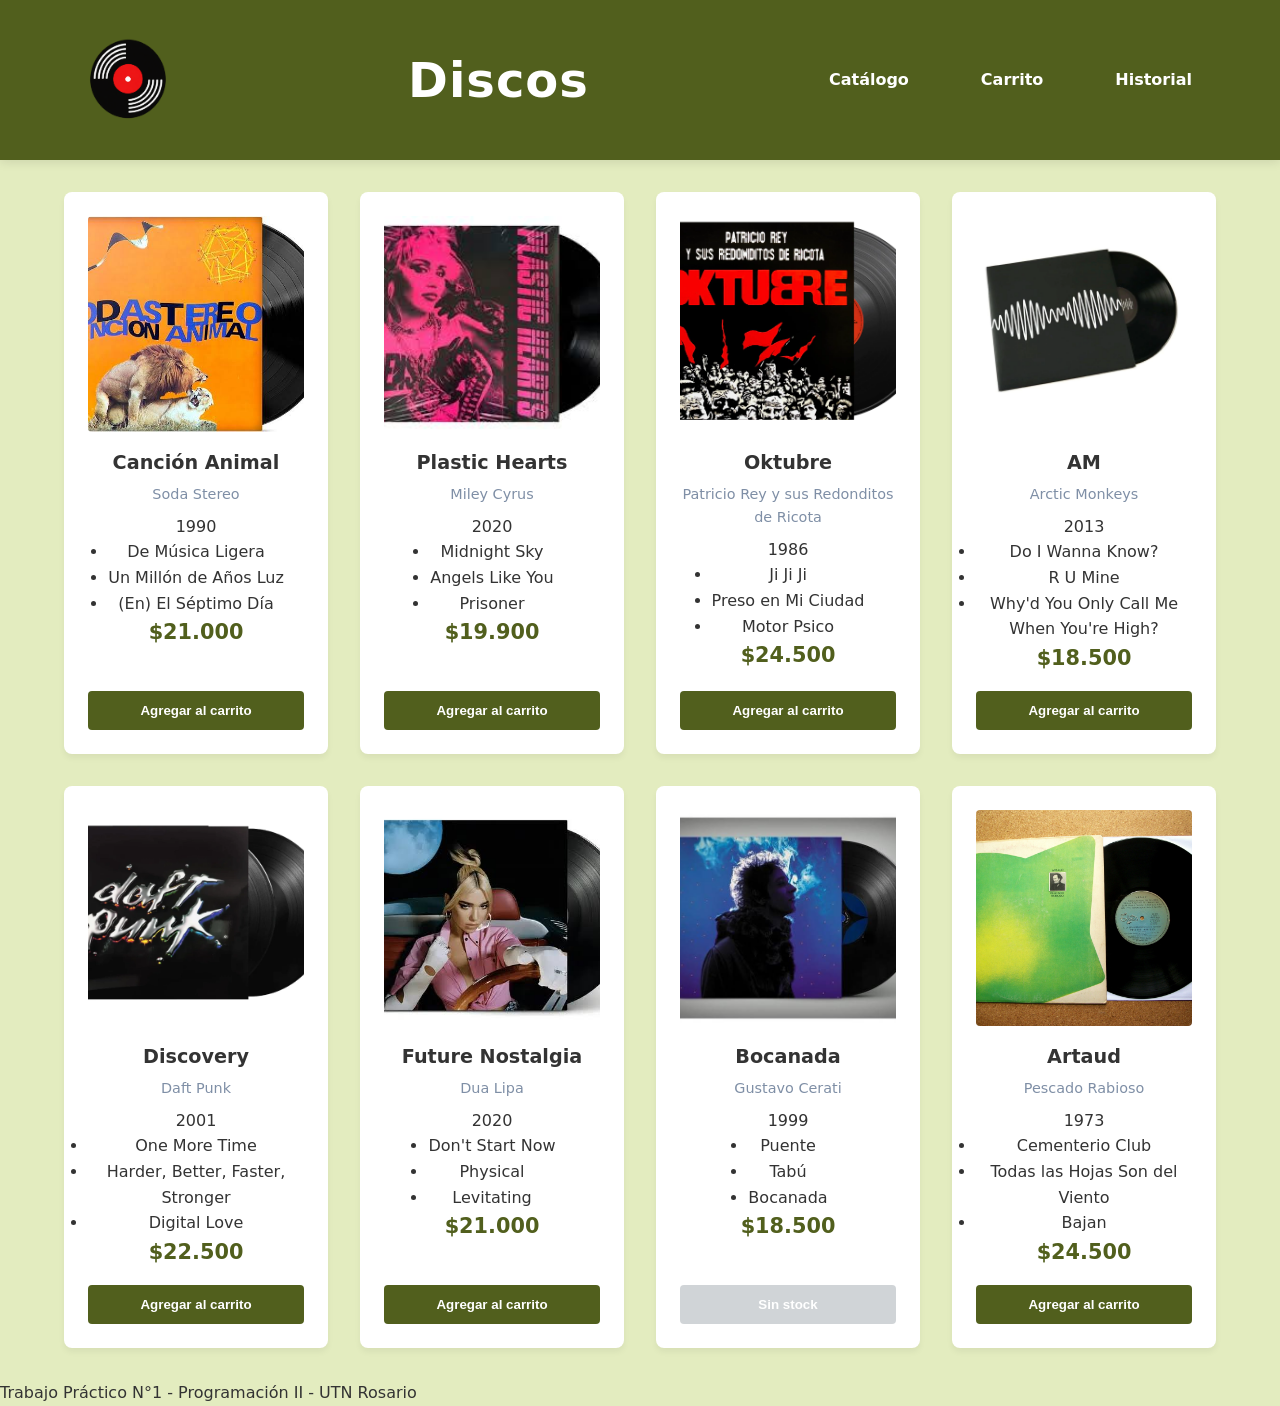
<file: index.html>
<!DOCTYPE html>
<html lang="es">
<head>
  <meta charset="UTF-8">
  <meta name="viewport" content="width=device-width, initial-scale=1.0">
  <title>Catálogo de discos</title>
  <link rel="icon" href="favicon.ico">
  <link rel="stylesheet" href="styles.css">
</head>
<body>

  <header>
    <img src="imagenes/logo.png" alt="Logo de la página" class="logo" width="128" height="128">
    <h1>Discos</h1>
    <button class="btn-hamburguesa">☰</button>
    <nav>
      <ul id="menu-lista">
        <li><a href="index.html">Catálogo</a></li>
        <li><a href="carrito.html">Carrito</a></li>
        <li><a href="historial.html">Historial</a></li>
      </ul>
    </nav>
  </header>

  <main>
    <section class="catalogo">

      <article class="producto" data-id="1">
        <img src="imagenes/cancion-animal.jpg" alt="Tapa del disco Canción Animal de Soda Stereo">
        <h2>Canción Animal</h2>
        <p class="artista">Soda Stereo</p>
        <p class="anio">1990</p>
        <ul class="canciones">
          <li>De Música Ligera</li>
          <li>Un Millón de Años Luz</li>
          <li>(En) El Séptimo Día</li>
        </ul>
        <p class="precio">$21.000</p>
        <button class="agregar" data-id="1">Agregar al carrito</button>
      </article>

      <article class="producto" data-id="2">
        <img src="imagenes/plastic-hearts.jpg" alt="Tapa del disco Plastic Hearts de Miley Cyrus">
        <h2>Plastic Hearts</h2>
        <p class="artista">Miley Cyrus</p>
        <p class="anio">2020</p>
        <ul class="canciones">
          <li>Midnight Sky</li>
          <li>Angels Like You</li>
          <li>Prisoner</li>
        </ul> 
        <p class="precio">$19.900</p>
        <button class="agregar" data-id="2">Agregar al carrito</button>
      </article>

      <article class="producto" data-id="3">
        <img src="imagenes/oktubre.jpg" alt="Tapa del disco Oktubre de Patricio Rey y sus Redonditos de Ricota">
        <h2>Oktubre</h2>
        <p class="artista">Patricio Rey y sus Redonditos de Ricota</p>
        <p class="anio">1986</p>
        <ul class="canciones">
          <li>Ji Ji Ji</li>
          <li>Preso en Mi Ciudad</li>
          <li>Motor Psico</li>
        </ul>
        <p class="precio">$24.500</p>
        <button class="agregar" data-id="3">Agregar al carrito</button>
      </article>

      <article class="producto" data-id="4">
        <img src="imagenes/am.jpg" alt="Tapa del disco AM de Arctic Monkeys">
        <h2>AM</h2>
        <p class="artista">Arctic Monkeys</p>
        <p class="anio">2013</p>
        <ul class="canciones">
          <li>Do I Wanna Know?</li>
          <li>R U Mine</li>
          <li>Why'd You Only Call Me When You're High?</li>
        </ul>
        <p class="precio">$18.500</p>
        <button class="agregar" data-id="4">Agregar al carrito</button>
      </article>

      <article class="producto" data-id="5">
        <img src="imagenes/discovery.jpg" alt="Tapa del disco Discovery de Daft Punk">
        <h2>Discovery</h2>
        <p class="artista">Daft Punk</p>
        <p class="anio">2001</p>
        <ul class="canciones">
          <li>One More Time</li>
          <li>Harder, Better, Faster, Stronger</li>
          <li>Digital Love</li>
        </ul>
        <p class="precio">$22.500</p>
        <button class="agregar" data-id="5">Agregar al carrito</button>
      </article>

      <article class="producto" data-id="6">
        <img src="imagenes/future-nostalgia.jpg" alt="Tapa del disco Future Nostalgia de Dua Lipa">
        <h2>Future Nostalgia</h2>
        <p class="artista">Dua Lipa</p>
        <p class="anio">2020</p>
        <ul class="canciones">
          <li>Don't Start Now</li>
          <li>Physical</li>
          <li>Levitating</li>
        </ul>
        <p class="precio">$21.000</p>
        <button class="agregar" data-id="6">Agregar al carrito</button>
      </article>

      <article class="producto" data-id="7">
        <img src="imagenes/bocanada.jpg" alt="Tapa del disco Bocanada de Gustavo Cerati">
        <h2>Bocanada</h2>
        <p class="artista">Gustavo Cerati</p>
        <p class="anio">1999</p>
        <ul class="canciones">
          <li>Puente</li>
          <li>Tabú</li>
          <li>Bocanada</li>
        </ul>
        <p class="precio">$18.500</p>
        <button class="agregar" data-id="7" disabled>Sin stock</button>
      </article>

      <article class="producto" data-id="8">
        <img src="imagenes/artaud.jpg" alt="Tapa del disco Artaud de Pescado Rabioso">
        <h2>Artaud</h2>
        <p class="artista">Pescado Rabioso</p>
        <p class="anio">1973</p>
        <ul class="canciones">
          <li>Cementerio Club</li>
          <li>Todas las Hojas Son del Viento</li>
          <li>Bajan</li>
        </ul>
        <p class="precio">$24.500</p>
        <button class="agregar" data-id="8">Agregar al carrito</button>
      </article>

    </section>
  </main>

  <footer>
    <p>Trabajo Práctico N°1 - Programación II - UTN Rosario</p>
  </footer>

  <script src="app.js"></script>
</body>
</html>
</file>
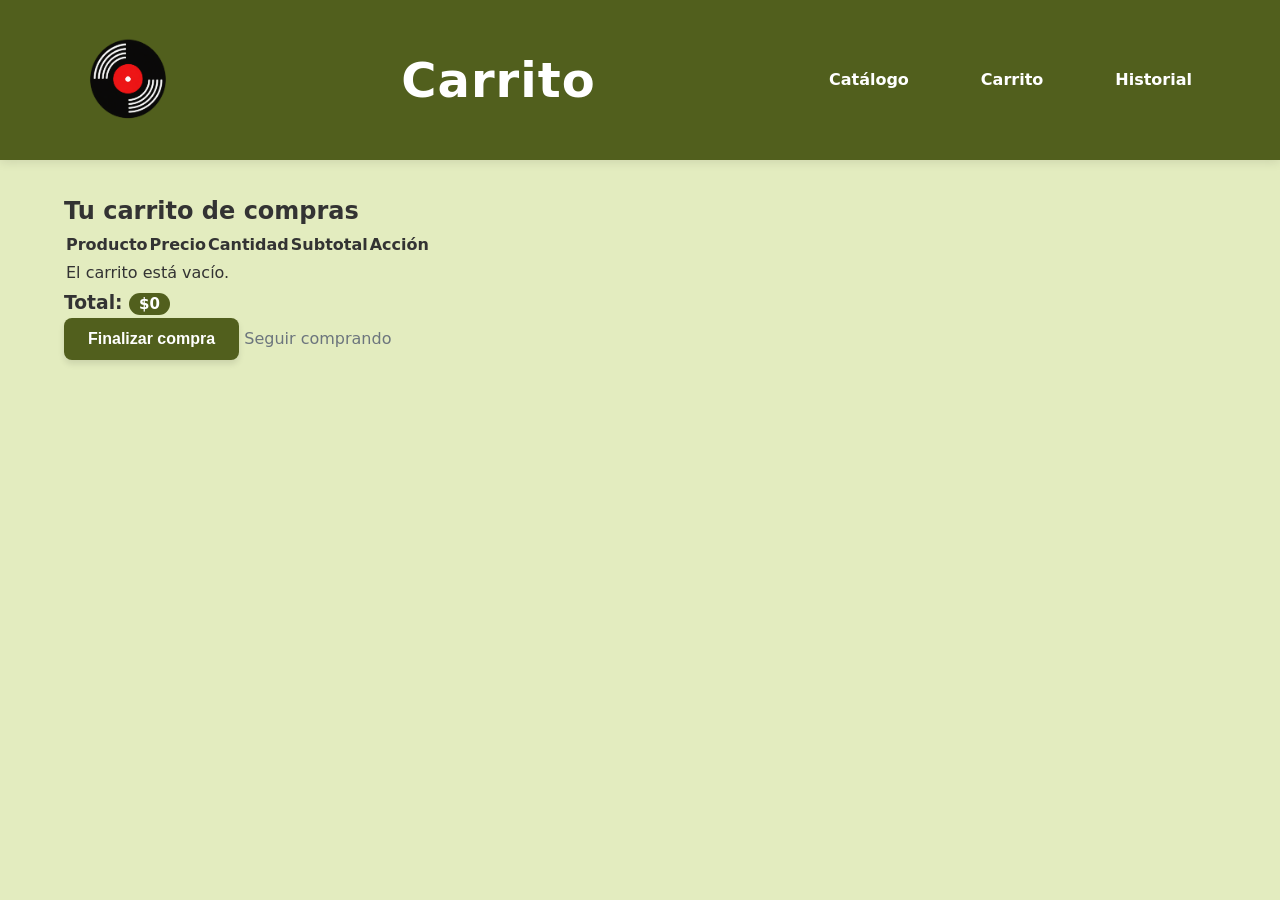
<file: carrito.html>
<!DOCTYPE html>
<html lang="es">
<head>
  <meta charset="UTF-8">
  <meta name="viewport" content="width=device-width, initial-scale=1.0">
  <title>Carrito de compras</title>
  <link rel="icon" href="favicon.ico">
  <link rel="stylesheet" href="styles.css">
</head>

<body>

  <header>
    <img src="imagenes/logo.png" alt="Logo de la página" class="logo" width="128" height="128">
    <h1>Carrito</h1>
    <button class="btn-hamburguesa">☰</button>
    <nav>
      <ul id="menu-lista">
        <li><a href="index.html">Catálogo</a></li>
        <li><a href="carrito.html">Carrito</a></li>
        <li><a href="historial.html">Historial</a></li>
      </ul>
    </nav>
  </header>

<main>

  <section class="carrito">

    <h2>Tu carrito de compras</h2>

    <table>
     <thead>
       <tr>
          <th>Producto</th>
          <th>Precio</th>
          <th>Cantidad</th>
          <th>Subtotal</th>
          <th>Acción</th>
        </tr>
      </thead>

      <tbody id="lista-carrito">
      
      </tbody>
    </table>

    <div class="resumen-carrito">

      <h3>Total: <span id="total-carrito">$0</span></h3>

      <button id="btn-comprar" type="button">
        Finalizar compra
      </button>

      <a href="index.html" id="seguir-comprando">
        Seguir comprando
      </a>

    </div>

  </section>

</main>


  

  <script src="app.js"></script>

</body>
</html>
</file>
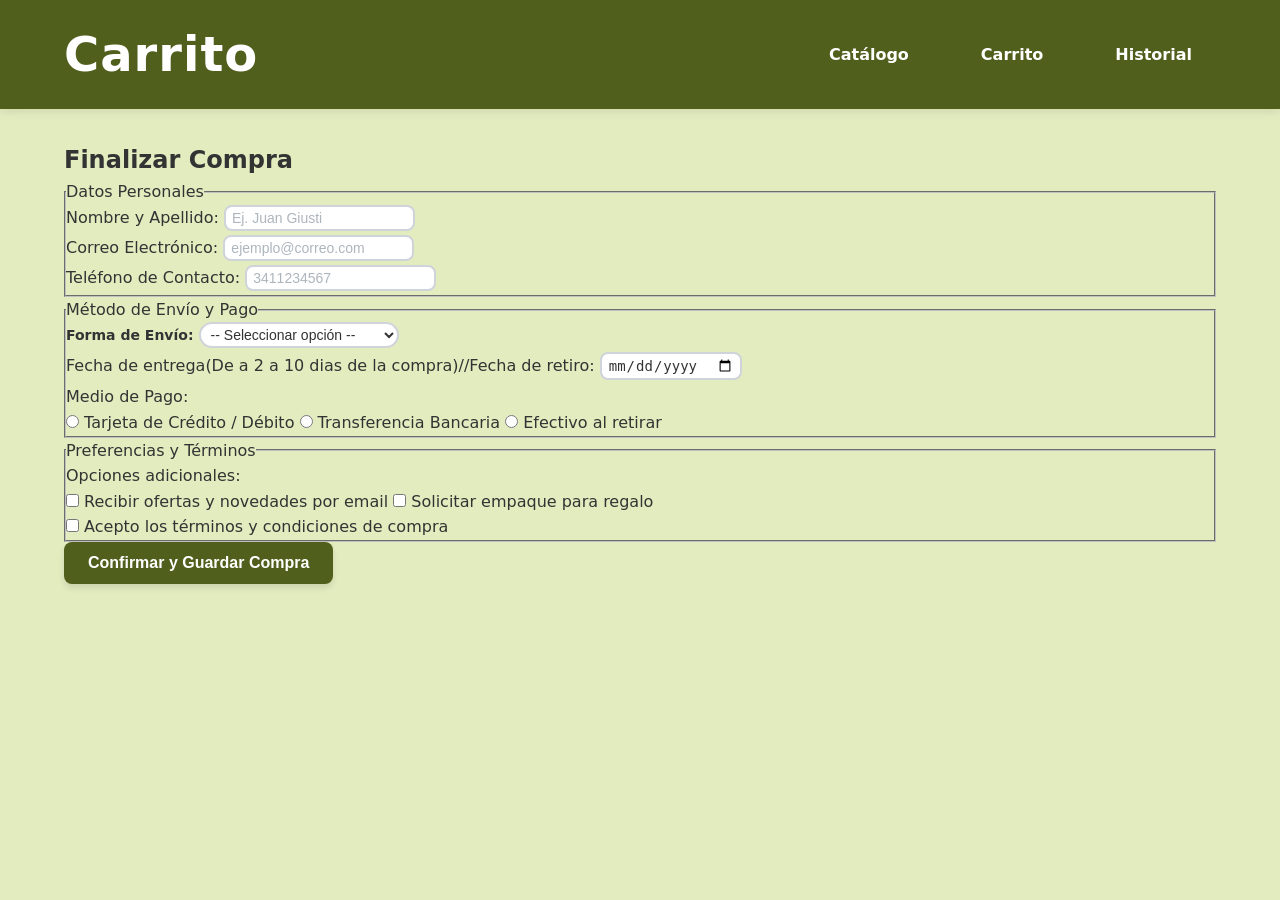
<file: comprar.html>
<!DOCTYPE html>
<html lang="es">
<head>
    <meta charset="UTF-8">
    <meta name="viewport" content="width=device-width, initial-scale=1.0">
    <title>comprar</title>
    <link rel="stylesheet" href="styles.css">
</head>
<body>
  <header>
    <h1>Carrito</h1>
    <button class="btn-hamburguesa">☰</button>
    <nav>
      <ul id="menu-lista">
        <li><a href="index.html">Catálogo</a></li>
        <li><a href="carrito.html">Carrito</a></li>
        <li><a href="historial.html">Historial</a></li>
      </ul>
    </nav>
  </header>
  <main>
    <h2>Finalizar Compra</h2>
    <form id="formulario-compra" novalidate>
    <fieldset>
      <legend>Datos Personales</legend>
        <div>
          <label for="nombre">Nombre y Apellido:</label>
          <input type="text" id="nombre" name="nombre" required placeholder="Ej. Juan Giusti">
          <span class="mensaje-error" id="error-nombre"></span>
        </div>
        <div>
          <label for="email">Correo Electrónico:</label>
          <input type="email" id="email" name="email" required placeholder="ejemplo@correo.com">
          <span class="mensaje-error" id="error-email"></span>
        </div>
        <div>
          <label for="telefono">Teléfono de Contacto:</label>
          <input type="tel" id="telefono" name="telefono" required placeholder="3411234567">
          <span class="mensaje-error" id="error-telefono"></span>
        </div>
      </fieldset>
      <fieldset>
        <legend>Método de Envío y Pago</legend>
        <div>
          <label for="metodo-envio">Forma de Envío:</label>
          <select id="metodo-envio" name="metodoEnvio" required>
            <option value="">-- Seleccionar opción --</option>
            <option value="domicilio">Envío a Domicilio</option>
            <option value="sucursal">Retiro en Sucursal</option>
          </select>
          <span class="mensaje-error" id="error-envio"></span>
        </div>
        <div>
          <label for="fecha-entrega">Fecha de entrega(De a 2 a 10 dias de la compra)//Fecha de retiro:</label>
          <input type="date" id="fecha-entrega" name="fechaEntrega" required>
          <span class="mensaje-error" id="error-fecha"></span>
        </div>
        <div class="grupo-radio">
          <p>Medio de Pago:</p>
          <label>
            <input type="radio" name="medioPago" value="tarjeta" required>
            Tarjeta de Crédito / Débito
          </label>
          <label>
            <input type="radio" name="medioPago" value="transferencia">
            Transferencia Bancaria
          </label>
          <label>
            <input type="radio" name="medioPago" value="efectivo">
            Efectivo al retirar
          </label>
          <span class="mensaje-error" id="error-pago"></span>
        </div>
      </fieldset>
      <fieldset>
        <legend>Preferencias y Términos</legend>

        <div class="grupo-checkbox">
          <p>Opciones adicionales:</p>
          <label>
            <input type="checkbox" name="intereses" value="notificaciones">
            Recibir ofertas y novedades por email
          </label>
          <label>
            <input type="checkbox" name="intereses" value="empaqueRegalo">
            Solicitar empaque para regalo
          </label>
        </div>

        <div>
          <label>
            <input type="checkbox" id="terminos" name="terminos" required>
            Acepto los términos y condiciones de compra
          </label>
          <span class="mensaje-error" id="error-terminos"></span>
        </div>
      </fieldset>
      <button type="submit" id="btn-comprar">Confirmar y Guardar Compra</button>
    </form>
  </main>
  <footer></footer>
  <script src="app.js"></script>
</body>
</html>
</file>
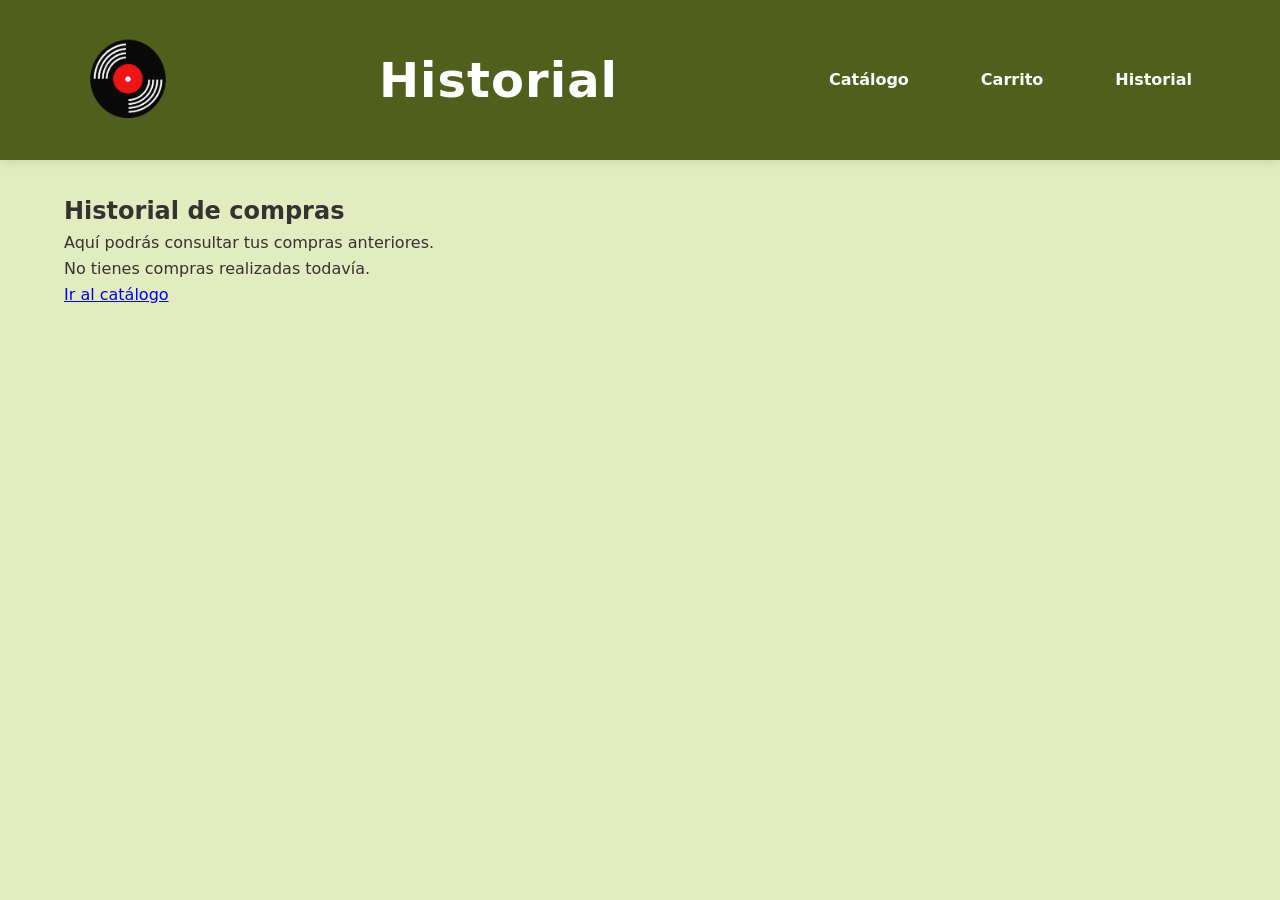
<file: historial.html>
<!DOCTYPE html>
<html lang="es">

<head>
  <meta charset="UTF-8">
  <meta name="viewport" content="width=device-width, initial-scale=1.0">
  <title>Historial</title>
  <link rel="stylesheet" href="styles.css">
</head>

<body>
  <header>
    <img src="imagenes/logo.png" alt="Logo de la página" class="logo" width="128" height="128">
    <h1>Historial</h1>
    <button class="btn-hamburguesa">☰</button>
    <nav>
      <ul id="menu-lista">
        <li><a href="index.html">Catálogo</a></li>
        <li><a href="carrito.html">Carrito</a></li>
        <li><a href="historial.html">Historial</a></li>
      </ul>
    </nav>
  </header>
  <main>
    <section class="historial">
      <h2>Historial de compras</h2>
      <p class="historial-descripcion"> Aquí podrás consultar tus compras anteriores. </p>
      <!-- Contenedor de compras -->
      <div id="lista-historial">
        <!-- Agregar las compras con javascript-->
      </div> 
      <!-- Si no existen compras, ocultar con la fumcion de style en el javascript con un if  
      -->
      <div id="historial-vacio">
        <p>No tienes compras realizadas todavía.</p> <a href="index.html">Ir al catálogo</a>
      </div>
    </section>
  </main>
  <footer></footer>
  <script src="app.js"></script>
</body </html>
</file>
<file: styles.css>
:root {
  --color-primario: #515f1d;
  --color-fondo: #e3ecbf;
  --color-texto: #333333;
  --color-tarjeta: #ffffff;
  --fuente-principal: system-ui, -apple-system, sans-serif;
}

* {
  margin: 0;
  padding: 0;
  box-sizing: border-box;
}

body {
  font-family: var(--fuente-principal);
  background-color: var(--color-fondo);
  color: var(--color-texto);
  line-height: 1.6;
}

header {
  background-color: var(--color-primario);
  color: #fff;
  display: flex;
  justify-content: space-between;
  align-items: center;
  padding: 1rem 5%;
  position: sticky;
  top: 0;
  z-index: 100;
  box-shadow: 0 2px 10px rgba(0,0,0,0.1);
}

header h1 {
  font-size: 3rem;
  letter-spacing: 1px;
  display: inline-block;
  animation: deslizarEntrada 0.8s ease-out forwards;
  transition: transform 0.3s ease, text-shadow 0.3s ease;
}
header h1:hover {
    transform: scale(1.05);
    text-shadow: 0px 0px 10px rgba(255, 255, 255, 0.8);
}
@keyframes deslizarEntrada {
    0% {
        opacity: 0;
        transform: translateX(-40px);
    }
    100% {
        opacity: 1;
        transform: translateX(0);
    }
}

.btn-hamburguesa {
    display: none;
    background: none;
    border: none;
    color: white;
    font-size: 1.8rem;
    cursor: pointer;
}

nav ul {
  display: flex;
  list-style: none;
  gap: 1.5rem;
}

nav a {
  color: #fff;
  text-decoration: none;
  font-weight: 600;
  padding: 1.5rem;
  transition: color 0.3s ease;
}

nav a:hover {
  color: black;
}

main {
  padding: 2rem 5%;
}

.catalogo {
  display: grid;
  gap: 2rem;
  grid-template-columns: 1fr; 
}

.producto {
  background-color: var(--color-tarjeta);
  border-radius: 8px;
  padding: 1.5rem;
  display: flex;
  flex-direction: column;
  align-items: center;
  text-align: center;
  box-shadow: 0 4px 6px rgba(0,0,0,0.05);
  transition: transform 0.3s ease, box-shadow 0.3s ease;
  animation: aparecer 0.6s ease-out; 
}

.producto:hover {
  transform: translateY(-5px);
  box-shadow: 0 8px 15px rgba(0,0,0,0.1);
}

.producto img {
  width: 100%;
  max-width: 250px;
  aspect-ratio: 1 / 1;
  object-fit: cover;
  border-radius: 4px;
  margin-bottom: 1rem;
}

#btn-comprar {
    
    background-color: #515f1d; 
    color: #ffffff;            
    
    
    font-size: 16px;
    font-weight: bold;
    padding: 12px 24px;        
    
    
    border: none;              
    border-radius: 8px;        
    
    
    cursor: pointer;           
    transition: background-color 0.3s ease, transform 0.2s ease; 
    box-shadow: 0 4px 6px rgba(0, 0, 0, 0.1); 
}


#btn-comprar:hover {
    background-color: #218838; 
    transform: translateY(-2px); 
}


#btn-comprar:active {
    transform: translateY(0);    
    box-shadow: 0 2px 4px rgba(0, 0, 0, 0.1);
}

#seguir-comprando {
    color: #6c757d;             
    font-size: 16px;            
    text-decoration: none;
    transition: color 0.2s ease;
}

#seguir-comprando:hover {
    color: #343a40;             
    text-decoration: underline;
}

#nombre {
    padding: 3px 6px;        
  
    font-size: 14px;
    color: #333333;
  
    border: 2px solid #ced4da; 
    border-radius: 8px;       
    background-color: #ffffff;
    
    margin-bottom: 4px;       
    
    box-sizing: border-box;
    transition: all 0.3s ease; 
}

#nombre::placeholder {
    color: #adb5bd;
}


#nombre:focus {
    outline: none;             
    border-color: #515f1d;     
    box-shadow: 0 0 8px rgba(40, 167, 69, 0.25); 
}


#email{
    padding: 3px 6px;        
  
    font-size: 14px;
    color: #333333;
  
    border: 2px solid #ced4da; 
    border-radius: 8px;       
    background-color: #ffffff;
    
    margin-bottom: 4px;       
    
    box-sizing: border-box;
    transition: all 0.3s ease; 
}

#email::placeholder {
    color: #adb5bd;
}


#email:focus {
    outline: none;             
    border-color: #515f1d;     
    box-shadow: 0 0 8px rgba(40, 167, 69, 0.25); 
}

#telefono{
    padding: 3px 6px;        
  
    font-size: 14px;
    color: #333333;
  
    border: 2px solid #ced4da; 
    border-radius: 8px;       
    background-color: #ffffff;
    
    margin-bottom: 4px;       
    
    box-sizing: border-box;
    transition: all 0.3s ease; 
}

#telefono::placeholder {
    color: #adb5bd;
}


#telefono:focus {
    outline: none;             
    border-color: #515f1d;     
    box-shadow: 0 0 8px rgba(40, 167, 69, 0.25); 
}


label[for="metodo-envio"] {
    font-size: 14px;
    font-weight: 600;          
    color: #333333;
    margin-bottom: 6px;        
}


#metodo-envio {
    
    width: 200px;              
    max-width: 100%;
  
    padding: 2px 6px;
    
    font-size: 14px;
    color: #333333;
    
    background-color: #ffffff;
    border: 2px solid #ced4da;
    border-radius: 13px;
    
    margin-bottom: 4px;
    
    transition: all 0.3s ease;
}

#metodo-envio:focus {
      outline: none;             
    border-color: #515f1d;     
    box-shadow: 0 0 8px rgba(40, 167, 69, 0.25); 
}

#fecha-entrega{
  padding: 3px 6px;        
  
    font-size: 14px;
    color: #333333;
  
    border: 2px solid #ced4da; 
    border-radius: 8px;       
    background-color: #ffffff;
    
    margin-bottom: 4px;       
    
    box-sizing: border-box;
    transition: all 0.3s ease; 
}

#fecha-entrega::placeholder {
    color: #adb5bd;
}

#fecha-entrega:focus {
    outline: none;             
    border-color: #515f1d;     
    box-shadow: 0 0 8px rgba(40, 167, 69, 0.25); 
}
#total-carrito{
   background-color: #515f1d; 
    color: #ffffff;            
    
    
    font-size: 15px;
    padding: 2px 10px;        
    margin-top: 20px ;
    
    border: none;              
    border-radius: 80px;   
}

.producto h2 {
  font-size: 1.2rem;
  margin-bottom: 0.25rem;
}

.artista {
  color: #7f8fa6;
  font-size: 0.9rem;
  margin-bottom: 0.5rem;
}

.precio {
  font-size: 1.3rem;
  font-weight: bold;
  color: var(--color-primario);
  margin-bottom: 1rem;
}

button.agregar {
  background-color: var(--color-primario);
  color: #fff;
  border: none;
  padding: 0.75rem 1rem;
  border-radius: 4px;
  cursor: pointer;
  width: 100%;
  font-weight: bold;
  margin-top: auto; 
  transition: background-color 0.3s ease, transform 0.1s ease;
}

button.agregar:hover:not(:disabled) {
  background-color: red;
}

button.agregar:active:not(:disabled) {
  transform: scale(0.97);
}

button.agregar:disabled {
  background-color: #bdc3c7;
  cursor: not-allowed;
  opacity: 0.7;
}

@keyframes aparecer {
  from {background:#2c3e50; width: 200px;}
  to {background: #e74c3c; width: 600px;
  }
}

@media (max-width: 767px) {
    nav ul {
    display: none;
    flex-direction: column;
    width: 100%;
    background-color: var(--color-primario);
    position: absolute;
    top: 100%;
    left: 0;
    padding: 1rem 0;
    text-align: center;
  }
  nav ul.mostrar {
    display: flex;
  }
  .btn-hamburguesa {
    display: block;
  }
  header h1{
    font-size: 2rem;
  }
}

@media (max-width: 480px) {

  header h1{
    font-size: 2rem;
  }
  .catalogo {
    grid-template-columns: 1fr;
  }
    main {
    padding: 1.5rem 1rem;
  }
  .producto {
    padding: 1rem;
  }
}

@media (min-width: 1024px) {
  .catalogo {
    grid-template-columns: repeat(4, 1fr);
  } 
}
</file>
